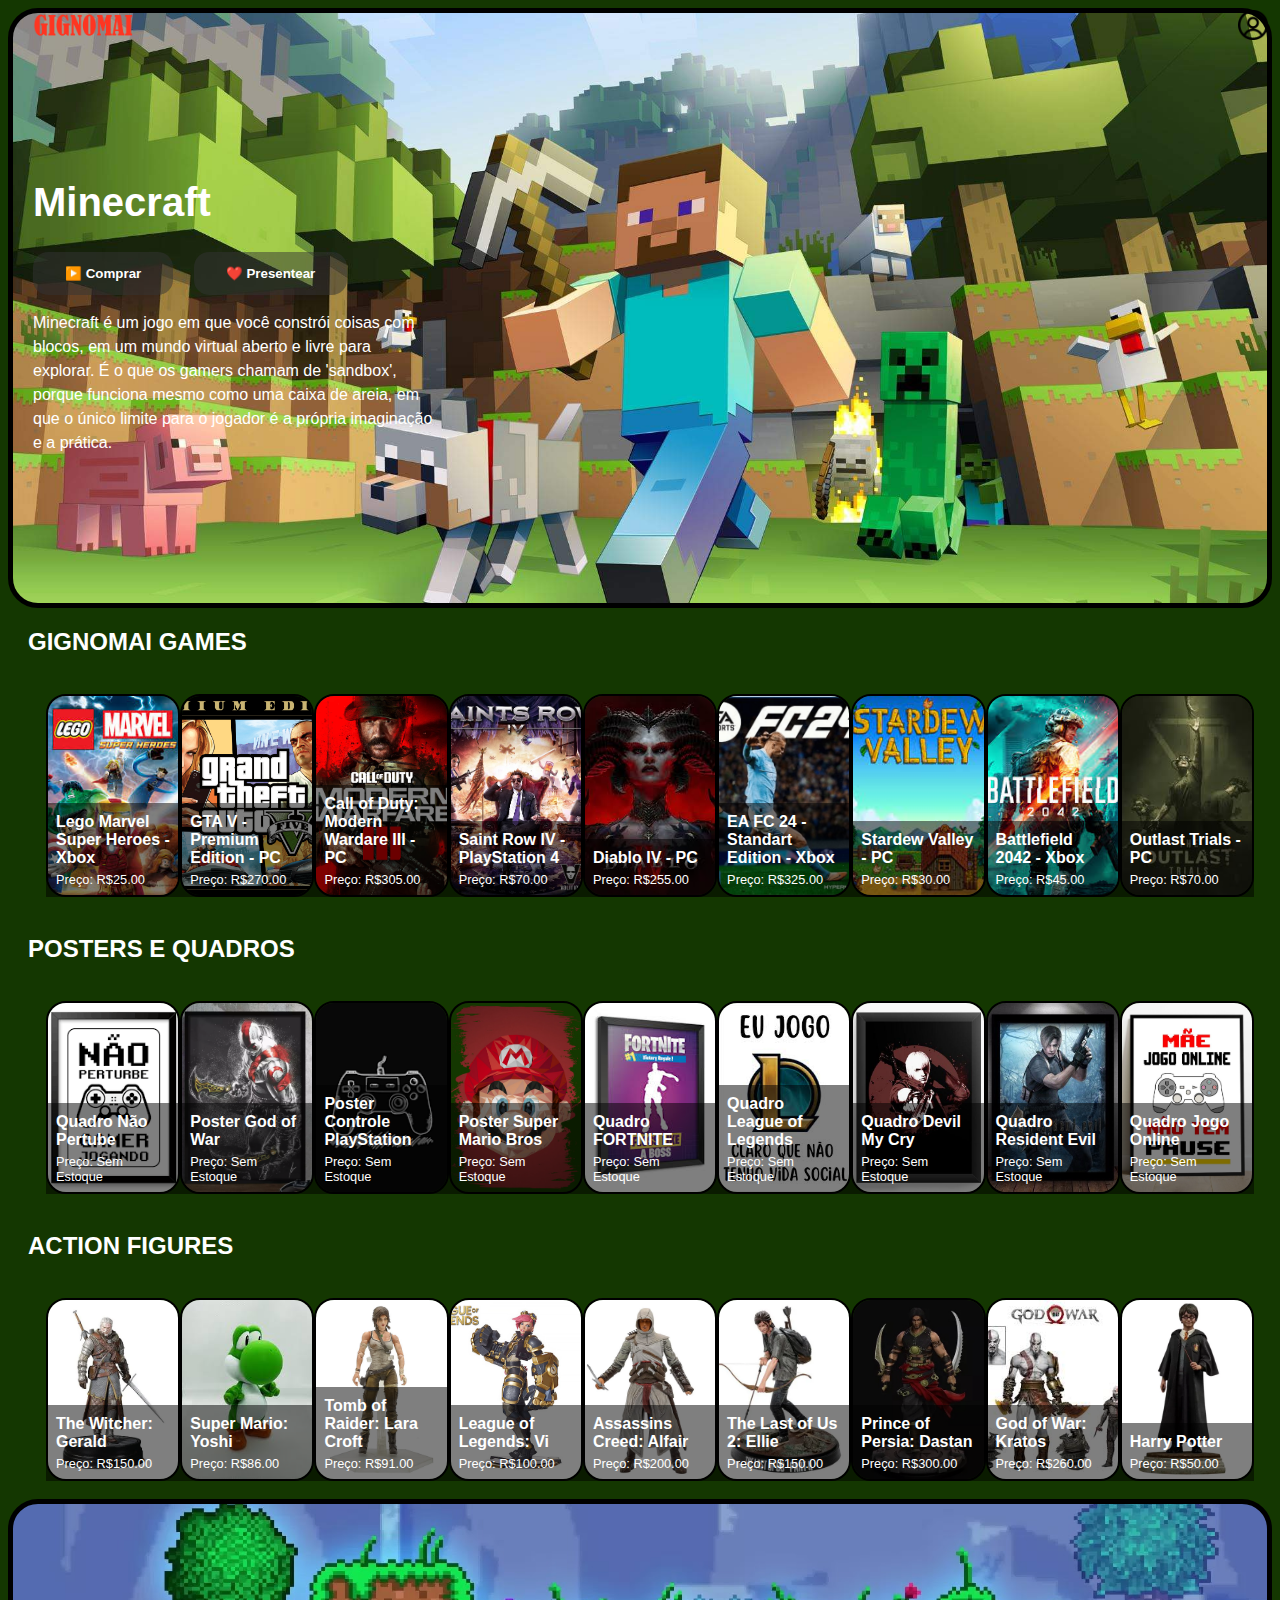
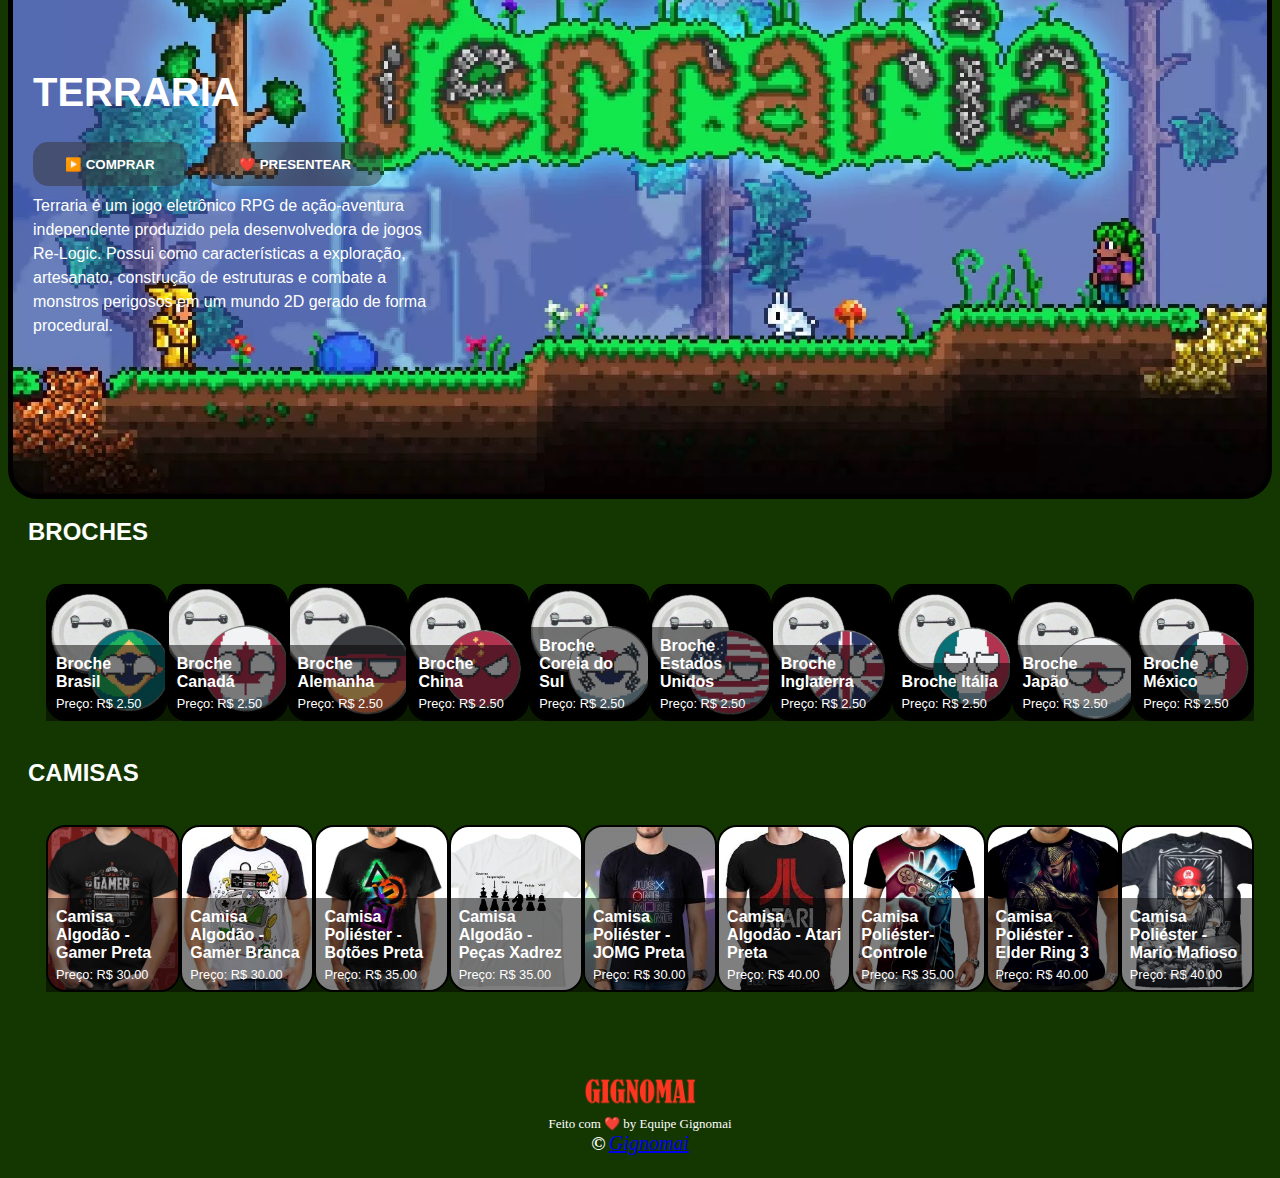
<file: index.html>
<!DOCTYPE html>
<html lang="pt-br">
<head>
    <meta charset="UTF-8">
    <meta http-equiv="X-UA-Compatible" content="IE=edge">
    <meta name="viewport" content="width=device-width, initial-scale=1.0">
    <title>Gignomai Official</title>
    <link rel="stylesheet" href="styles .css">
    <link rel="shortcut icon" href="images/icons/icon.png" type="image/x-icon">
</head>
<body>
    
            <!-- Navigation Bar -->
        <div class="nav" id="nav">
            <img src="/images/icons/gignomai.png" alt="" class="nav--logo">
            <img src="/images//icons/icon-user.jpg" alt="" class="nav--avatar">
        </div>

            <!-- Header  -----Icons-->
        <div class="banner">
            <div class="banner--contents">
                <h1 class="banner--title">Minecraft</h1>
                <div class="banner--buttons">
                    <button class="banner--button"> ▶️ Comprar</button>
                    <button class="banner--button"> ❤️ Presentear</button>
                </div>
                <div class="banner--description">
                    Minecraft é um jogo em que você constrói coisas com blocos, em um mundo virtual aberto e livre para explorar. 
                    É o que os gamers chamam de 'sandbox', porque funciona mesmo como uma caixa de areia, em que o único limite para 
                    o jogador é a própria imaginação e a prática.     
                </div>
            </div>
            <div class="banner--fadeBottom"></div>
        </div>

            <!-- Netflix Originals -->
        <div class="row">
            <h2> GIGNOMAI GAMES</h2>
            <div class="row--posters">
                <div class="poster">
                    <img src="/images/originals/legomarvel.jpeg" alt="" class="row--poster row--posterLargue">
                        <div class="poster-info">
                            <h3>Lego Marvel Super Heroes - Xbox</h3>
                            <p>Preço: R$25.00</p>
                        </div>
                </div>
                <div class="poster">
                    <img src="/images/originals/gtav.jpg" alt="" class="row--poster row--posterLargue">
                    <div class="poster-info">
                        <h3>GTA V - Premium Edition - PC</h3>
                        <p>Preço: R$270.00</p>
                    </div>
                </div>
                <div class="poster">
                    <img src="/images/originals/cod.jpg" alt="" class="row--poster row--posterLargue">
                    <div class="poster-info">
                        <h3>Call of Duty: Modern Wardare III - PC</h3>
                        <p>Preço: R$305.00</p>
                    </div>
                </div>
                <div class="poster">
                    <img src="/images/originals/saintrow.jpg" alt="" class="row--poster row--posterLargue">
                    <div class="poster-info">
                        <h3>Saint Row IV - PlayStation 4</h3>
                        <p>Preço: R$70.00</p>
                    </div>
                </div>
                <div class="poster">    
                    <img src="/images/originals/diablo4.jpeg" alt="" class="row--poster row--posterLargue">
                    <div class="poster-info">
                        <h3>Diablo IV - PC</h3>
                        <p>Preço: R$255.00</p>
                    </div>
                </div>
                <div class="poster">
                    <img src="/images/originals/eafc24.jpg" alt="" class="row--poster row--posterLargue">
                    <div class="poster-info">
                        <h3>EA FC 24 - Standart Edition - Xbox</h3>
                        <p>Preço: R$325.00</p>
                    </div>
                </div>
                <div class="poster">
                    <img src="/images/originals/stardewvalley.jpeg" alt="" class="row--poster row--posterLargue">
                    <div class="poster-info">
                        <h3>Stardew Valley - PC</h3>
                        <p>Preço: R$30.00</p>
                    </div>
                </div>
                <div class="poster">    
                    <img src="/images/originals/battlefield2042.jpeg" alt="" class="row--poster row--posterLargue">
                    <div class="poster-info">
                        <h3>Battlefield 2042 - Xbox</h3>
                        <p>Preço: R$45.00</p>
                    </div>
                </div>
                <div class="poster">
                    <img src="/images/originals/outlastitrals.jpeg" alt="" class="row--poster row--posterLargue">
                    <div class="poster-info">
                        <h3>Outlast Trials - PC</h3>
                        <p>Preço: R$70.00</p>
                    </div>
                </div>
            </div>
        </div>

            <!-- Top Rated -->
            <div class="row">
                <h2> POSTERS E QUADROS</h2>
                <div class="row--posters">
                    <div class="poster">
                        <img src="/images/originals/poster2.png" alt="" class="row--poster row--posterLargue">
                            <div class="poster-info">
                                <h3>Quadro Não Pertube</h3>
                                <p>Preço: Sem Estoque</p>
                            </div>
                    </div>
                    <div class="poster">
                        <img src="/images/originals/poster3.png" alt="" class="row--poster row--posterLargue">
                        <div class="poster-info">
                            <h3>Poster God of War</h3>
                            <p>Preço: Sem Estoque</p>
                        </div>
                    </div>
                    <div class="poster">
                        <img src="/images/originals/poster4.png" alt="" class="row--poster row--posterLargue">
                        <div class="poster-info">
                            <h3>Poster Controle PlayStation</h3>
                            <p>Preço: Sem Estoque</p>
                        </div>
                    </div>
                    <div class="poster">
                        <img src="/images/originals/poster5.png" alt="" class="row--poster row--posterLargue">
                        <div class="poster-info">
                            <h3>Poster Super Mario Bros</h3>
                            <p>Preço: Sem Estoque</p>
                        </div>
                    </div>
                    <div class="poster">    
                        <img src="/images/originals/poster6.jpeg" alt="" class="row--poster row--posterLargue">
                        <div class="poster-info">
                            <h3>Quadro FORTNITE</h3>
                            <p>Preço: Sem Estoque</p>
                        </div>
                    </div>
                    <div class="poster">
                        <img src="/images/originals/poster7.jpeg" alt="" class="row--poster row--posterLargue">
                        <div class="poster-info">
                            <h3>Quadro League of Legends</h3>
                            <p>Preço: Sem Estoque</p>
                        </div>
                    </div>
                    <div class="poster">
                        <img src="/images/originals/poster8.jpeg" alt="" class="row--poster row--posterLargue">
                        <div class="poster-info">
                            <h3>Quadro Devil My Cry</h3>
                            <p>Preço: Sem Estoque</p>
                        </div>
                    </div>
                    <div class="poster">    
                        <img src="/images/originals/poster9.jpeg" alt="" class="row--poster row--posterLargue">
                        <div class="poster-info">
                            <h3>Quadro Resident Evil</h3>
                            <p>Preço: Sem Estoque</p>
                        </div>
                    </div>
                    <div class="poster">
                        <img src="/images/originals/poster1.jpg" alt="" class="row--poster row--posterLargue">
                        <div class="poster-info">
                            <h3>Quadro Jogo Online</h3>
                            <p>Preço: Sem Estoque</p>
                        </div>
                    </div>
                </div>
            </div>
        
            <!-- Trending Now -->
        <div class="row">
            <h2>ACTION FIGURES</h2>
            <div class="row--posters">
                <div class="poster">
                    <img src="/images/originals/ac1.png" alt="" class="row--poster row--posterLargue">
                        <div class="poster-info">
                            <h3>The Witcher: Gerald</h3>
                            <p>Preço: R$150.00</p>
                        </div>
                </div>
                <div class="poster">
                    <img src="/images/originals/ac2.jpeg" alt="" class="row--poster row--posterLargue">
                    <div class="poster-info">
                        <h3>Super Mario: Yoshi</h3>
                        <p>Preço: R$86.00</p>
                    </div>
                </div>
                <div class="poster">
                    <img src="/images/originals/ac3.jpg" alt="" class="row--poster row--posterLargue">
                    <div class="poster-info">
                        <h3>Tomb of Raider: Lara Croft</h3>
                        <p>Preço: R$91.00</p>
                    </div>
                </div>
                <div class="poster">
                    <img src="/images/originals/ac4.jpg" alt="" class="row--poster row--posterLargue">
                    <div class="poster-info">
                        <h3>League of Legends: Vi</h3>
                        <p>Preço: R$100.00</p>
                    </div>
                </div>
                <div class="poster">    
                    <img src="/images/originals/ac5.jpg" alt="" class="row--poster row--posterLargue">
                    <div class="poster-info">
                        <h3>Assassins Creed: Alfair</h3>
                        <p>Preço: R$200.00</p>
                    </div>
                </div>
                <div class="poster">
                    <img src="/images/originals/ac6.jpg" alt="" class="row--poster row--posterLargue">
                    <div class="poster-info">
                        <h3>The Last of Us 2: Ellie</h3>
                        <p>Preço: R$150.00</p>
                    </div>
                </div>
                <div class="poster">
                    <img src="/images/originals/ac7.jpeg" alt="" class="row--poster row--posterLargue">
                    <div class="poster-info">
                        <h3>Prince of Persia: Dastan</h3>
                        <p>Preço: R$300.00</p>
                    </div>
                </div>
                <div class="poster">    
                    <img src="/images/originals/ac8.jpeg" alt="" class="row--poster row--posterLargue">
                    <div class="poster-info">
                        <h3>God of War: Kratos</h3>
                        <p>Preço: R$260.00</p>
                    </div>
                </div>
                <div class="poster">
                    <img src="/images/originals/ac9.jpg" alt="" class="row--poster row--posterLargue">
                    <div class="poster-info">
                        <h3>Harry Potter</h3>
                        <p>Preço: R$50.00</p>
                    </div>
                </div>
            </div>
        </div>
                                   
         <!-- Header 2 -----Icons-->
         <div class="banner2">
            <div class="banner--contents">
                <h1 class="banner--title">TERRARIA</h1>
                <div class="banner--buttons">
                    <button class="banner--button"> ▶️ COMPRAR</button>
                    <button class="banner--button"> ❤️ PRESENTEAR</button>
                </div>
                <div class="banner--description2">
                    Terraria é um jogo eletrônico RPG de ação-aventura independente produzido pela desenvolvedora de jogos 
                    Re-Logic. Possui como características a exploração, artesanato, construção de estruturas e 
                    combate a monstros perigosos em um mundo 2D gerado de forma procedural.     
                </div>
            </div>
            <div class="banner--fadeBottom"></div>
        </div>
        
            <!-- Horror -->
        <div class="row">
            <h2> BROCHES </h2>
            <div class="row--posters">
                <div class="poster">
                    <img src="/images/originals/brasil.jpeg" alt="" class="row--poster row--posterLargue">
                        <div class="poster-info">
                        <h3>Broche Brasil</h3>
                        <p>Preço: R$ 2.50</p>
                        </div>
                </div>
                <div class="poster">
                    <img src="/images/originals/canada.jpeg" alt="" class="row--poster row--posterLargue">
                    <div class="poster-info">
                        <h3>Broche Canadá</h3>
                        <p>Preço: R$ 2.50</p>
                    </div>
                </div>
                <div class="poster">
                    <img src="/images/originals/alemanha.jpeg" alt="" class="row--poster row--posterLargue">
                    <div class="poster-info">
                        <h3>Broche Alemanha</h3>
                        <p>Preço: R$ 2.50</p>
                    </div>
                </div>
                <div class="poster">
                    <img src="/images/originals/china.jpeg" alt="" class="row--poster row--posterLargue">
                    <div class="poster-info">
                        <h3>Broche China</h3>
                        <p>Preço: R$ 2.50</p>
                    </div>
                </div>
                <div class="poster">    
                    <img src="/images/originals/coreia-sul.jpeg" alt="" class="row--poster row--posterLargue">
                    <div class="poster-info">
                        <h3>Broche Coreia do Sul</h3>
                        <p>Preço: R$ 2.50</p>
                    </div>
                </div>
                <div class="poster">
                    <img src="/images/originals/eua.jpeg" alt="" class="row--poster row--posterLargue">
                    <div class="poster-info">
                        <h3>Broche Estados Unidos</h3>
                        <p>Preço: R$ 2.50</p>
                    </div>
                </div>
                <div class="poster">
                    <img src="/images/originals/inglaterra.jpeg" alt="" class="row--poster row--posterLargue">
                    <div class="poster-info">
                        <h3>Broche Inglaterra</h3>
                        <p>Preço: R$ 2.50</p>
                    </div>
                </div>
                <div class="poster">    
                    <img src="/images/originals/italia.jpeg" alt="" class="row--poster row--posterLargue">
                    <div class="poster-info">
                        <h3>Broche Itália</h3>
                        <p>Preço: R$ 2.50</p>
                    </div>
                </div>
                <div class="poster">
                    <img src="/images/originals/japao.jpeg" alt="" class="row--poster row--posterLargue">
                    <div class="poster-info">
                        <h3>Broche Japão</h3>
                        <p>Preço: R$ 2.50</p>
                    </div>
                </div>
                <div class="poster">
                    <img src="/images/originals/mexico.jpeg" alt="" class="row--poster row--posterLargue">
                    <div class="poster-info">
                        <h3>Broche México</h3>
                        <p>Preço: R$ 2.50</p>
                    </div>
                </div>
            </div>
        </div>
            <!-- Animes -->
        <div class="row">
            <h2> CAMISAS</h2>
            <div class="row--posters">
                <div class="poster">
                    <img src="/images/originals/c1.jpg" alt="" class="row--poster row--posterLargue">
                        <div class="poster-info">
                            <h3>Camisa Algodão - Gamer Preta</h3>
                            <p>Preço: R$ 30.00</p>
                        </div>
                </div>
                <div class="poster">
                    <img src="/images/originals/c2.jpeg" alt="" class="row--poster row--posterLargue">
                    <div class="poster-info">
                        <h3>Camisa Algodão - Gamer Branca</h3>
                        <p>Preço: R$ 30.00</p>
                    </div>
                </div>
                <div class="poster">
                    <img src="/images/originals/c3.jpg" alt="" class="row--poster row--posterLargue">
                    <div class="poster-info">
                        <h3>Camisa Poliéster - Botões Preta</h3>
                        <p>Preço: R$ 35.00</p>
                    </div>
                </div>
                <div class="poster">
                    <img src="/images/originals/c4.png" alt="" class="row--poster row--posterLargue">
                    <div class="poster-info">
                        <h3>Camisa Algodão - Peças Xadrez</h3>
                        <p>Preço: R$ 35.00</p>
                    </div>
                </div>
                <div class="poster">    
                    <img src="/images/originals/c5.jpeg" alt="" class="row--poster row--posterLargue">
                    <div class="poster-info">
                        <h3>Camisa Poliéster - JOMG Preta</h3>
                        <p>Preço: R$ 30.00</p>
                    </div>
                </div>
                <div class="poster">
                    <img src="/images/originals/c6.jpeg" alt="" class="row--poster row--posterLargue">
                    <div class="poster-info">
                        <h3>Camisa Algodão - Atari Preta</h3>
                        <p>Preço: R$ 40.00</p>
                    </div>
                </div>
                <div class="poster">
                    <img src="/images/originals/c7.jpg" alt="" class="row--poster row--posterLargue">
                    <div class="poster-info">
                        <h3>Camisa Poliéster- Controle</h3>
                        <p>Preço: R$ 35.00</p>
                    </div>
                </div>
                <div class="poster">    
                    <img src="/images/originals/c8.jpg" alt="" class="row--poster row--posterLargue">
                    <div class="poster-info">
                        <h3>Camisa Poliéster - Elder Ring 3</h3>
                        <p>Preço: R$ 40.00</p>
                    </div>
                </div>
                <div class="poster">
                    <img src="/images/originals/c9.jpg" alt="" class="row--poster row--posterLargue">
                    <div class="poster-info">
                        <h3>Camisa Poliéster - Mario Mafioso</h3>
                        <p>Preço: R$ 40.00</p>
                    </div>
                </div>
            </div> 
        </div>    
                                                            
        <footer class="footer">
            <div class="img--footer">
                <a href="https://google.com.br/">
                    <img src="/images/icons/gignomai.png" alt="" class="nav--footer">
                </a>
            </div>
            Feito com <span role="img" aria-label="coração">❤️</span> by Equipe Gignomai<br/>
            <a href="#" id="gignomaigignomai">
                <div>
                    <i id="copy"> &copy;</i>
                <i id="gignomai"><a href="nome.html">Gignomai</a></i>
                </div>
            </a>
        </footer>
        <script src="scripts.js"></script>
</body>
</html>
</file>
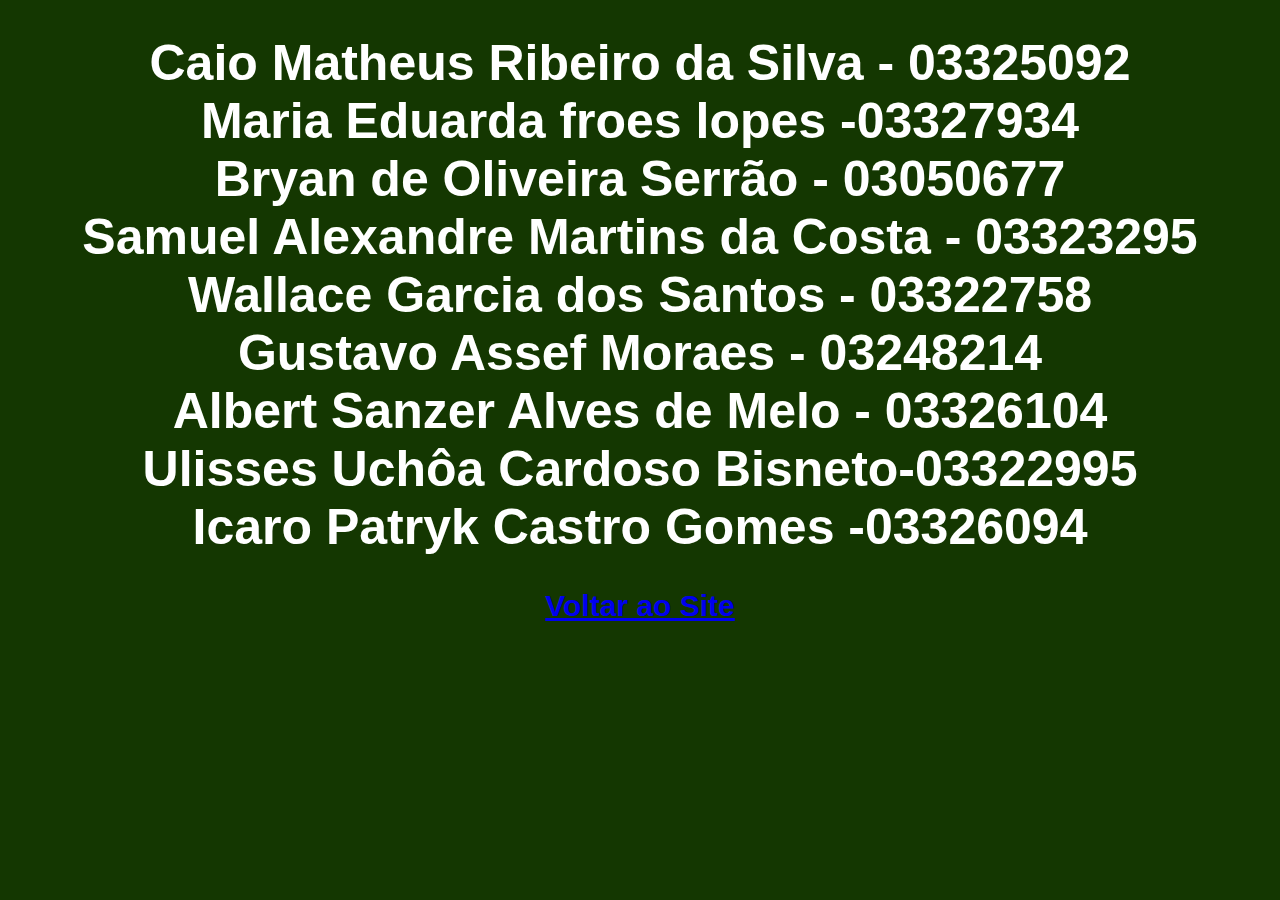
<file: nome.html>
<!DOCTYPE html>
<html lang="pt-br">
<head>
    <meta charset="UTF-8">
    <meta http-equiv="X-UA-Compatible" content="IE=edge">
    <meta name="viewport" content="width=device-width, initial-scale=1.0">
    <title>Gignomai Equipe</title>
    <link rel="stylesheet" href="nome.css">
    <link rel="shortcut icon" href="images/icons/icon.png" type="image/x-icon">
    
</head>
<body>
    <h1>Caio Matheus Ribeiro da Silva - 03325092 <br>
        Maria Eduarda froes lopes -03327934 <br>
        Bryan de Oliveira Serrão - 03050677 <br>
        Samuel Alexandre Martins da Costa - 03323295 <br>
        Wallace Garcia dos Santos - 03322758 <br>
        Gustavo Assef Moraes - 03248214 <br>
        Albert Sanzer Alves de Melo - 03326104 <br>
        Ulisses Uchôa Cardoso Bisneto-03322995 <br>
        Icaro Patryk Castro Gomes -03326094 <br>
    </h1>
    <h2>
        <a href="index.html">Voltar ao Site</a>
    </h2>
</body>
</html>
</file>
<file: styles .css>
* {
    box-sizing: border-box;
}
body {
    background-color: #143701;
    font-family: Arial, Helvetica, sans-serif;
}
.row--poster {
    width: 100%;
    object-fit: contain;
    max-height: 150px;
    margin-right: 10px;
    transition: transform 500ms;
    cursor: pointer;
    border-radius: 20px;
    border: 2px solid black;
}
.row--posters {
    display: flex;
    overflow: hidden;
    overflow: scroll;
    padding: 18px;
}
.row--poster:hover {
    transform: scale(1.09);
}
.row--posters::-webkit-scrollbar {
    display: none;
}
.row--posterLargue {
    max-height: 250px;
}
.row--posterLargue:hover {
    transform: scale(1.09);
}
.row {
    color: #fff;
    margin-left: 20px;
}

.poster {
    position: relative;
    width: 100%; /* Para ocupar todo o espaço disponível */
}

.row--poster {
    object-fit: cover; /* Ajustar a imagem para cobrir o container */
    width: 100%;
    height: 100%; /* Para garantir que a imagem cubra todo o espaço */
}

.poster-info {
    position: absolute;
    bottom: 0;
    left: 0;
    width: 100%;
    background-color: rgba(0, 0, 0, 0.5);
    padding: 10px;
    box-sizing: border-box;
}

.poster-info h3 {
    margin: 0;
    font-size: 1rem;
}

.poster-info p {
    margin: 5px 0 0;
    font-size: 0.8rem;
}


.banner {
    /* -webkit-mask-image: linear-gradient(to left, transparent, #111 90%, #fff 10%); */
    background-image: url(/images/banner1.jfif);
    background-size: cover;
    background-position: center;
    color: #fff;
    object-fit: contain;
    height: 600px;
    border-radius: 30px;
    border: 5px solid black;
}
.banner2 {
    /* -webkit-mask-image: linear-gradient(to left, transparent, #111 90%, #fff 10%); */
    background-image: url(/images/banner03.jpg);
    background-size: cover;
    background-position: center;
    color: #fff;
    object-fit: contain;
    height: 600px;
    border-radius: 30px;
    border: 5px solid black;
}

.banner--description{
    width: 400px;
    line-height: 1.5;
    padding-top: 1rem;
    font-size: 1rem;
    max-width: 90%;
}

.banner--description2{
    width: 400px;
    line-height: 1.5;
    padding-top: 0.5rem;
    font-size: 1rem;
    max-width: 90%;
}
.banner--contents {
    margin-left: 20px;
    padding-top: 140px;
    height: 140px;
}
.banner--title {
    font-size: 2.5rem;
    font-weight: 900;
    /* padding-bottom: 10px;  */
    /* background-color: rgb(61, 58, 58); */
    /* margin-top: 5rem; */
}

.banner--button {
    cursor: pointer;
    color: white;
    outline: none;
    border: none;
    font-weight: 800;
    border-radius: 15px;
    margin-right: 1rem;
    padding-left: 2rem;
    padding-right: 2rem;
    padding-top: 0.9rem;
    padding-bottom: 0.9rem;
    background-color: rgba(51, 51, 51, 0.5);
}
.banner--button:hover {
    color: #000;
    background-color: #e6e6e6;
    transition: all ease 0.5s;
}
.banner--fadeBottom {
    margin-top: 145px;
    height: 7.4rem;
    background-image: linear-gradient(180deg, transparent, rgba(37, 37, 37, -61)  #111);
}
.nav {
    position: fixed;
    top: 0;
    width: 100%;
    display: flex;
    justify-content: space-between;
    padding: 10px;
    z-index: 1;
    transition-timing-function: ease-in;
    transition: all 0.5s;
}
.nav--logo {
    width: 100px;
    object-fit: contain;
    margin-left: 15px;
}
.nav--logo:hover {
    cursor: pointer;
    transform: scale(1.1);
    transition: all ease 0.4s;
    
}
.nav--avatar {
    width: 30px;
    object-fit: contain;
    border-radius: 7px;
    margin-right: 10px;
    
}
.nav--avatar:hover {
    cursor: pointer;
    transform: scale(1.09);
    transition: all ease 0.4s;
}
.nav--black {
    background-color: #ffffff;
    border-bottom: 1px solid red;
} 
.footer {
    font-size: small;
    font-family: Cambria, Cochin; 
    padding-top: 40px;
    text-align: center;
    color: #fff;
    padding-bottom: 15px;
    }

.nav--footer {
    height: 2rem;
    margin-top: 25px;
    margin-bottom: 5px;
}
#copy {
    color: #fff;
    font-size: 1rem;
    color: #fff;
    font-size: 1.2rem;
    font-weight: 600;
    font-family: Cambria, Cochin, Georgia, Times, 'Times New Roman', serif;
}
#gignomai {
    color: #fff;
    font-size: 20px;
    font-weight: 500;
    font-family: Cambria, Cochin, Georgia, Times, 'Times New Roman', serif;
    
}
#gignomai:hover {
    color: red;
    letter-spacing: 1px;
    transition: all 0.7s ease;
}
#gignomaigignomai {
    text-decoration: none;
}
</file>
<file: nome.css>
h1 {
    color: white;
    font-size: 50px;
    text-align: center;
}
body {
    background-color: #143701;
    font-family: Arial, Helvetica, sans-serif;
}
h2 {
    text-align: center;
    font-size: 30px;
}
</file>
